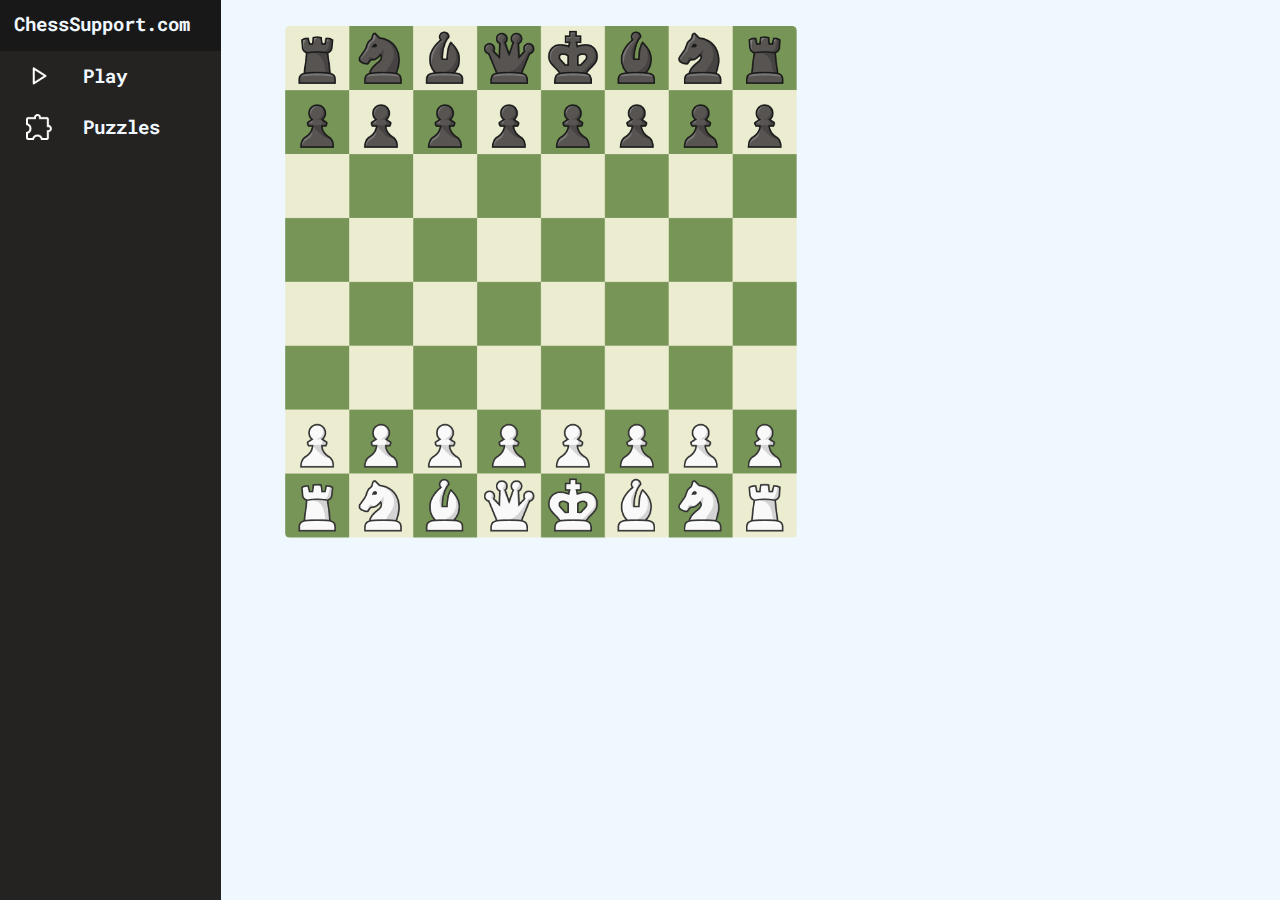
<file: index.html>
<!DOCTYPE html>
<html lang="en">
<head>
    <title>ChessSupport.com</title>
    <meta charset="UTF-8">
    <meta http-equiv="X-UA-Compatible" content="IE=edge">
    <meta name="viewport" content="width=device-width, initial-scale=1.0">
    <div id="Cover" onmouseover="Cover()"></div>
    <div><img src="standardboard.png" id="DemoBoard"></div>
    <div><img src="PlayIcon.png" id="PlayIcon"></div>
    <div><img src="PuzzleIcon.png" id="PuzzleIcon"></div>
    <div id="ControlCenter"></div>
    <div id="Refresh"></div>
    <div id="PlayBTN" onmousedown="play()" onmouseover="playhover()" onmouseout="playhover2()"></div>
    <div id="PlayDimm"></div>
    <div id="PuzzleDimm"></div>
    <div id="PuzzleBTN" onmousedown="puzzle()" onmouseover="puzzlehover()" onmouseout="puzzlehover2()"></div>
    <div id="ReClick" onmouseover="refreshhover()" onmouseleave="refreshhover2()"
    onmousedown="ctrlr()"></div>
    <div id="playtp" onmousedown="play()"></div>
    <link rel="Stylesheet" href="Index.css">
    <script src="index.js"></script>
    <link rel="shortcut icon" type="image/x-icon" href="Favicon.ico?" />
    <link href="https://fonts.googleapis.com/css2?family=Roboto+Mono:wght@200&display=swap" rel="stylesheet">
</head>
<body class="BG">
    <h1 id="CCLogo">
        ChessSupport.com
    </h1>
    <h1 id="CCPlay">
         Play
    </h1>
    <h1 id="CCPuzzle">
        Puzzles
    </h1>
</body>
</html>
</file>
<file: Index.css>
.BG {
    background-color: aliceblue;
}
@media (prefers-color-scheme: dark) {
    .BG {
        background-color: #312e2b;
    }
}
body {
    z-index: 0;
    margin: 0px;
}
#Cover {
    z-index: 100;
    height: 100%;
    width: 100%;
    background-color: #312e2b;
    top: -10px;
    left: 0px;
    transition-delay: 0.5s;
    transition: ease 0.5s;
    position: fixed;
}
html, body {margin:0;padding:0;height:100%;width: 100%;overflow: hidden;}
#CCLogo {
    font-family: 'Roboto Mono';
    font-size: 1.5vw;
    color: aliceblue;
    margin-top: 0.85vw;
    margin-left: 1.1vw;
    z-index: 5;
    position: relative;
}
#DemoBoard {
    width: 40vw;
    height: 40vw;
    z-index: 5;
    position: relative;
    margin-left: 22.25%;
    position: absolute;
    border-radius: 5px;
    margin-top: 2%;
}
#ControlCenter {
    width: 17.25%;
    height: 100%;
    position: absolute;
    z-index: 2;
    background-color: #252321;
}
#Refresh {
    background-color: #252321;
    position: absolute;
    margin: 0px;
    margin-left: 0px;
    height: 4vw;
    width: 17.25vw;
    z-index: 3;
    transition: ease 0.5s;
}
#ReClick {
    position: absolute;
    margin: 0px;
    margin-left: 0px;
    height: 4vw;
    width: 17.25vw;
    z-index: 11; 
    background-color: aqua;
    opacity: 0;
}
#playtp {
    width: 40vw;
    height: 40vw;
    z-index: 6;
    position: relative;
    margin-left: 22.25%;
    position: absolute;
    border-radius: 5px;
    margin-top: 2%;
    background-color: aqua;
    opacity: 0;
}
#PlayBTN {
    position: absolute;
    margin-top: 4vw;
    margin-left: 0px;
    height: 4vw;
    width: 17.25vw;
    z-index: 11; 
    background-color: aqua;
    opacity: 0;
}
#PlayDimm {
    background-color: #252321;
    position: absolute;
    margin-top: 4vw;
    margin-left: 0px;
    height: 4vw;
    width: 17.25vw;
    z-index: 3;
    transition: ease 0.5s;
}
#CCPlay {
    font-family: 'Roboto Mono';
    font-size: 1.5vw;
    color: aliceblue;
    margin-top: 2.15vw;
    margin-left: 6.5vw;
    z-index: 5;
    position: relative;
}
#PlayIcon {
    filter: invert(100%);
    position: absolute;
    margin-top: 4.725vw;
    margin-left: 1.75vw;
    z-index: 5;
    width: 2.5vw;
    height: 2.5vw;
}
#PuzzleIcon {
    filter: invert(100%);
    position: absolute;
    margin-top: 8.725vw;
    margin-left: 1.75vw;
    z-index: 5;
    width: 2.5vw;
    height: 2.5vw;
} 
#PuzzleDimm {
    background-color: #252321;
    position: absolute;
    margin-top: 8vw;
    margin-left: 0px;
    height: 4vw;
    width: 17.25vw;
    z-index: 3;
    transition: ease 0.5s;
}
#PuzzleBTN {
    position: absolute;
    margin-top: 8vw;
    margin-left: 0px;
    height: 4vw;
    width: 17.25vw;
    z-index: 11; 
    background-color: aqua;
    opacity: 0;
}
#CCPuzzle {
    font-family: 'Roboto Mono';
    font-size: 1.5vw;
    color: aliceblue;
    margin-top: 2vw;
    margin-left: 6.5vw;
    z-index: 5;
    position: relative; 
}
</file>
